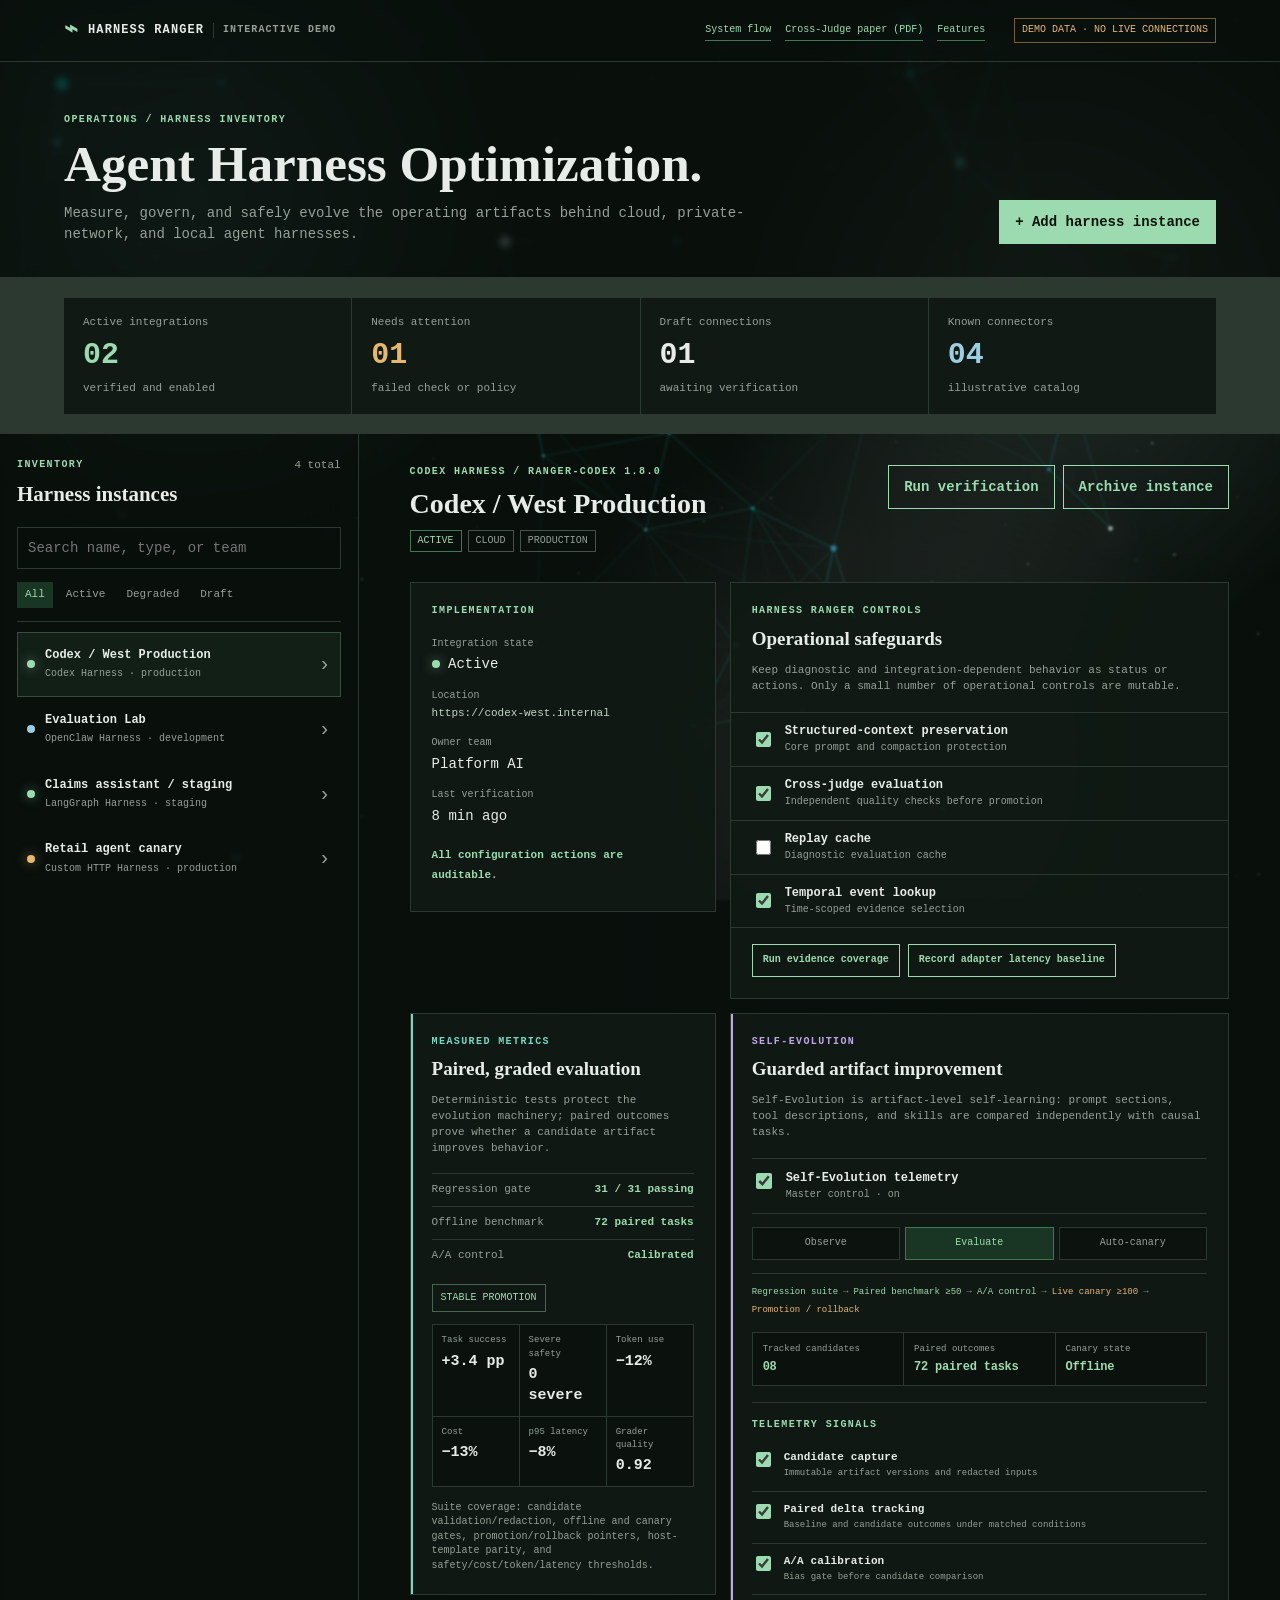
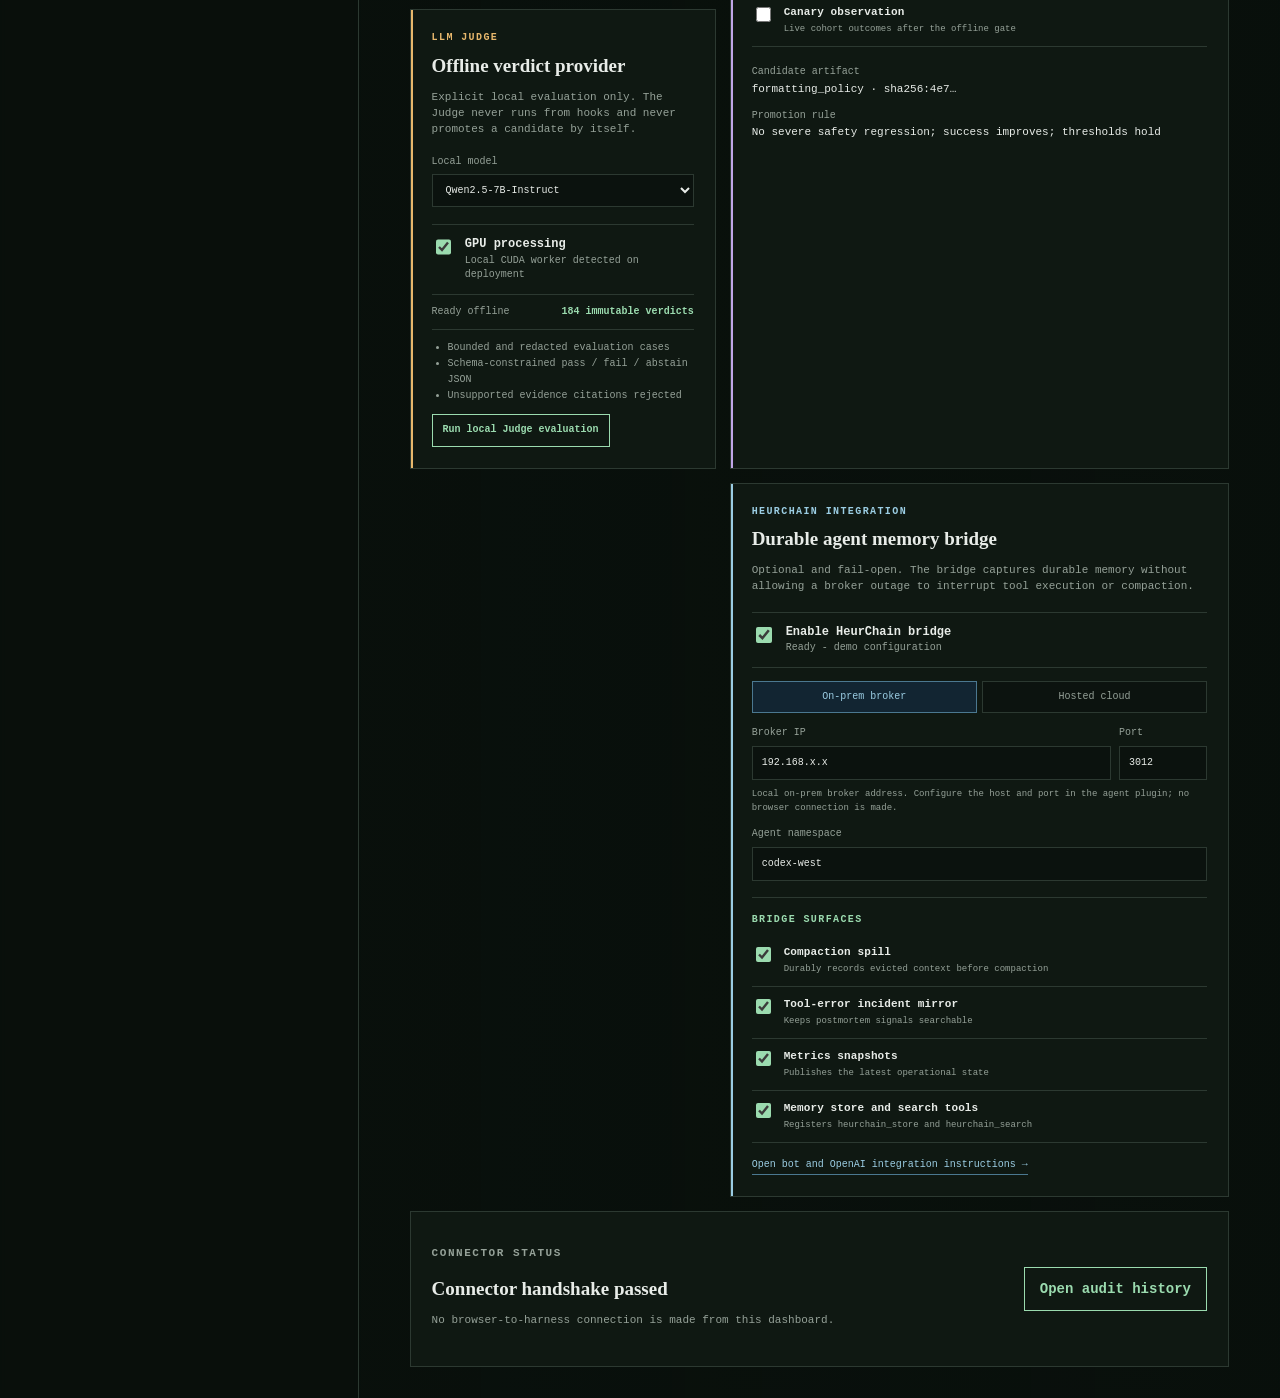
<file: index.html>
<!doctype html>
<html lang="en">
  <head>
    <meta charset="utf-8" />
    <meta name="viewport" content="width=device-width, initial-scale=1" />
    <meta name="robots" content="noindex" />
    <title>Harness Ranger — Interactive Demo</title>
    <link rel="stylesheet" href="styles.css" />
    <link rel="stylesheet" href="iteration.css" />
    <link rel="stylesheet" href="ambient-network.css" />
  </head>
  <body>
    <canvas id="ambient-network" aria-hidden="true"></canvas>
    <main id="app"></main>
    <script src="ambient-network.js"></script>
    <script src="app.js"></script>
  </body>
</html>
</file>
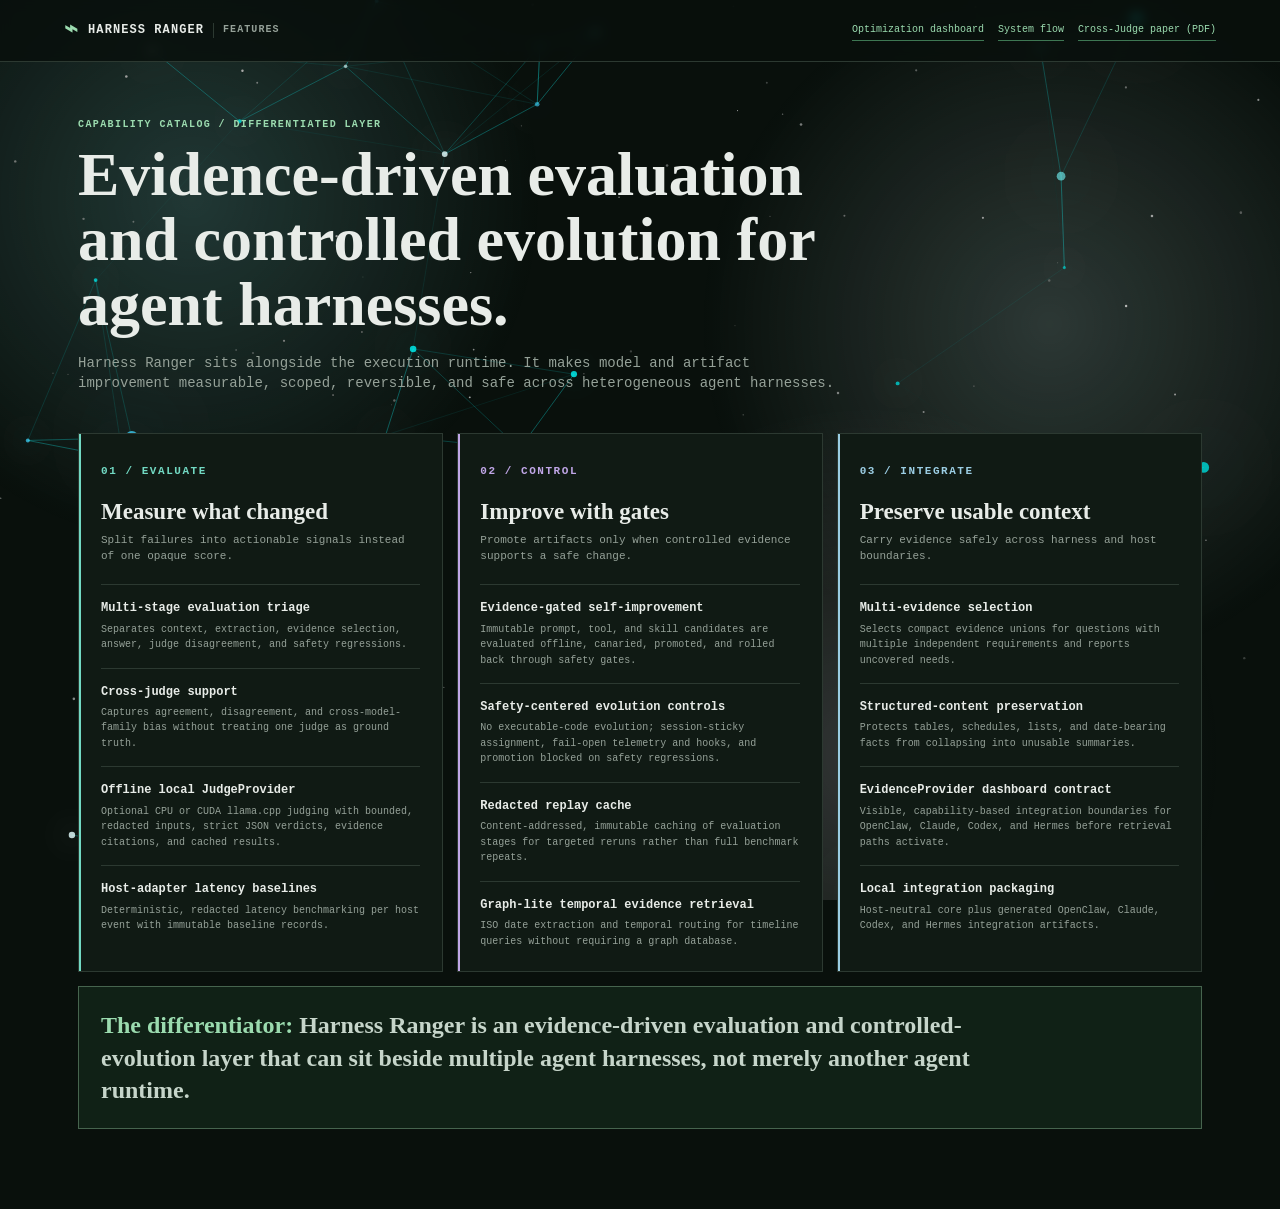
<file: features.html>
<!doctype html>
<html lang="en">
  <head>
    <meta charset="utf-8" />
    <meta name="viewport" content="width=device-width, initial-scale=1" />
    <meta name="robots" content="noindex" />
    <title>Harness Ranger - Features</title>
    <link rel="stylesheet" href="styles.css" />
    <link rel="stylesheet" href="iteration.css" />
    <link rel="stylesheet" href="ambient-network.css" />
    <style>
      .features-page{max-width:1180px;margin:0 auto;padding:56px 28px 80px}.features-page h1{font:600 clamp(34px,5vw,62px)/1.05 Georgia,serif;margin:0;max-width:840px}.features-intro{max-width:770px;color:var(--muted);margin:16px 0 40px}.feature-groups{display:grid;grid-template-columns:repeat(3,1fr);gap:14px}.feature-group{border:1px solid var(--line);background:var(--panel);padding:22px}.feature-group h2{font:600 23px Georgia,serif;margin:0}.feature-group>p{font-size:11px;color:var(--muted);margin:8px 0 19px}.capability{border-top:1px solid var(--line);padding:15px 0}.capability:last-child{padding-bottom:0}.capability strong{display:block;color:var(--ink);font-size:12px}.capability span{display:block;color:var(--muted);font-size:10px;line-height:1.55;margin-top:4px}.feature-callout{margin-top:14px;border:1px solid #46644e;background:#102116;padding:22px}.feature-callout p{max-width:920px;color:#c6d5ca;margin:0;font:600 clamp(17px,2vw,24px)/1.35 Georgia,serif}.feature-callout strong{color:var(--green)}@media(max-width:900px){.feature-groups{grid-template-columns:1fr}.features-page{padding-top:40px}}
    </style>
  </head>
  <body>
    <canvas id="ambient-network" aria-hidden="true"></canvas>
    <header class="top"><div class="brand"><span class="mark">⌁</span> HARNESS RANGER <em>FEATURES</em></div><nav class="top-links" aria-label="Demo resources"><a href="index.html">Optimization dashboard</a><a href="flow.html">System flow</a><a href="docs/cross-judge-validation-and-multi-track-iteration.pdf" target="_blank">Cross-Judge paper (PDF)</a></nav></header>
    <main class="features-page"><p class="eyebrow">CAPABILITY CATALOG / DIFFERENTIATED LAYER</p><h1>Evidence-driven evaluation and controlled evolution for agent harnesses.</h1><p class="features-intro">Harness Ranger sits alongside the execution runtime. It makes model and artifact improvement measurable, scoped, reversible, and safe across heterogeneous agent harnesses.</p><section class="feature-groups"><article class="feature-group"><p class="eyebrow">01 / EVALUATE</p><h2>Measure what changed</h2><p>Split failures into actionable signals instead of one opaque score.</p><div class="capability"><strong>Multi-stage evaluation triage</strong><span>Separates context, extraction, evidence selection, answer, judge disagreement, and safety regressions.</span></div><div class="capability"><strong>Cross-judge support</strong><span>Captures agreement, disagreement, and cross-model-family bias without treating one judge as ground truth.</span></div><div class="capability"><strong>Offline local JudgeProvider</strong><span>Optional CPU or CUDA llama.cpp judging with bounded, redacted inputs, strict JSON verdicts, evidence citations, and cached results.</span></div><div class="capability"><strong>Host-adapter latency baselines</strong><span>Deterministic, redacted latency benchmarking per host event with immutable baseline records.</span></div></article><article class="feature-group"><p class="eyebrow">02 / CONTROL</p><h2>Improve with gates</h2><p>Promote artifacts only when controlled evidence supports a safe change.</p><div class="capability"><strong>Evidence-gated self-improvement</strong><span>Immutable prompt, tool, and skill candidates are evaluated offline, canaried, promoted, and rolled back through safety gates.</span></div><div class="capability"><strong>Safety-centered evolution controls</strong><span>No executable-code evolution; session-sticky assignment, fail-open telemetry and hooks, and promotion blocked on safety regressions.</span></div><div class="capability"><strong>Redacted replay cache</strong><span>Content-addressed, immutable caching of evaluation stages for targeted reruns rather than full benchmark repeats.</span></div><div class="capability"><strong>Graph-lite temporal evidence retrieval</strong><span>ISO date extraction and temporal routing for timeline queries without requiring a graph database.</span></div></article><article class="feature-group"><p class="eyebrow">03 / INTEGRATE</p><h2>Preserve usable context</h2><p>Carry evidence safely across harness and host boundaries.</p><div class="capability"><strong>Multi-evidence selection</strong><span>Selects compact evidence unions for questions with multiple independent requirements and reports uncovered needs.</span></div><div class="capability"><strong>Structured-content preservation</strong><span>Protects tables, schedules, lists, and date-bearing facts from collapsing into unusable summaries.</span></div><div class="capability"><strong>EvidenceProvider dashboard contract</strong><span>Visible, capability-based integration boundaries for OpenClaw, Claude, Codex, and Hermes before retrieval paths activate.</span></div><div class="capability"><strong>Local integration packaging</strong><span>Host-neutral core plus generated OpenClaw, Claude, Codex, and Hermes integration artifacts.</span></div></article></section><aside class="feature-callout"><p><strong>The differentiator:</strong> Harness Ranger is an evidence-driven evaluation and controlled-evolution layer that can sit beside multiple agent harnesses, not merely another agent runtime.</p></aside></main>
    <script src="ambient-network.js"></script>
  </body>
</html>
</file>
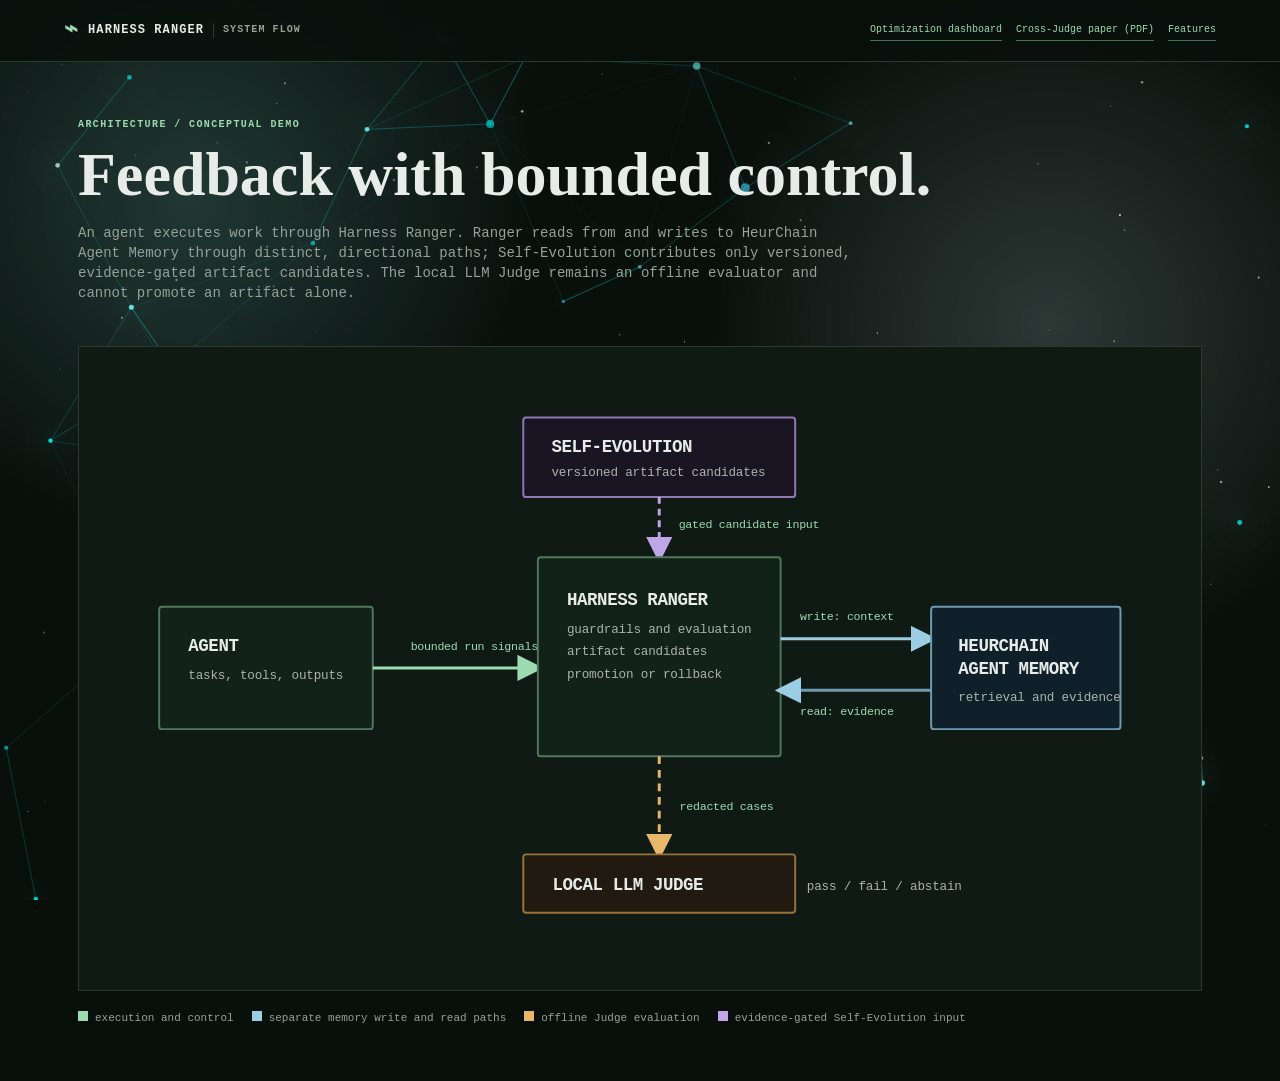
<file: flow.html>
<!doctype html>
<html lang="en">
  <head>
    <meta charset="utf-8" />
    <meta name="viewport" content="width=device-width, initial-scale=1" />
    <meta name="robots" content="noindex" />
    <title>Harness Ranger - System Flow</title>
    <link rel="stylesheet" href="styles.css" />
    <link rel="stylesheet" href="iteration.css" />
    <link rel="stylesheet" href="ambient-network.css" />
    <style>
      .flow-page{max-width:1180px;margin:0 auto;padding:56px 28px}.flow-page h1{font:600 clamp(34px,5vw,62px)/1.05 Georgia,serif;margin:0}.flow-copy{max-width:780px;color:var(--muted);margin:16px 0 42px}.flow-shell{border:1px solid var(--line);background:var(--panel);padding:clamp(22px,4vw,54px);overflow:auto}.flow-diagram{width:100%;min-width:860px;height:auto}.flow-node{fill:#132219;stroke:#4e7859;stroke-width:2}.flow-node.memory{fill:#10202a;stroke:#6f9bb1}.flow-node.judge{fill:#201a10;stroke:#98733c}.flow-node.evolution{fill:#1a1523;stroke:#9277b7}.flow-title{fill:#e8ece8;font:700 18px ui-monospace,SFMono-Regular,Menlo,Consolas,monospace;letter-spacing:-.025em}.flow-copy-svg{fill:#a9b3ac;font:13px ui-monospace,SFMono-Regular,Menlo,Consolas,monospace;letter-spacing:-.015em}.flow-edge{stroke:#9bdbaf;stroke-width:3;fill:none;marker-end:url(#arrow)}.flow-edge.memory-out{stroke:#9bcde3;marker-end:url(#arrowBlue)}.flow-edge.memory-in{stroke:#6e9ab1;marker-end:url(#arrowBlue)}.flow-edge.judge{stroke:#e7b76c;stroke-dasharray:8 6;marker-end:url(#arrowAmber)}.flow-edge.evolution{stroke:#c0a6e7;stroke-dasharray:7 5;marker-end:url(#arrowViolet)}.flow-label{fill:#9bdbaf;font:12px ui-monospace,SFMono-Regular,Menlo,Consolas,monospace;letter-spacing:-.025em}.flow-legend{display:flex;gap:18px;flex-wrap:wrap;color:var(--muted);font-size:11px;margin-top:20px}.flow-legend span:before{content:"";display:inline-block;width:10px;height:10px;margin-right:7px;background:var(--green)}.flow-legend span:nth-child(2):before{background:var(--blue)}.flow-legend span:nth-child(3):before{background:var(--amber)}.flow-legend span:nth-child(4):before{background:#c0a6e7}
    </style>
  </head>
  <body>
    <canvas id="ambient-network" aria-hidden="true"></canvas>
    <header class="top"><div class="brand"><span class="mark">⌁</span> HARNESS RANGER <em>SYSTEM FLOW</em></div><nav class="top-links" aria-label="Demo resources"><a href="index.html">Optimization dashboard</a><a href="docs/cross-judge-validation-and-multi-track-iteration.pdf" target="_blank">Cross-Judge paper (PDF)</a><a href="features.html">Features</a></nav></header>
    <main class="flow-page"><p class="eyebrow">ARCHITECTURE / CONCEPTUAL DEMO</p><h1>Feedback with bounded control.</h1><p class="flow-copy">An agent executes work through Harness Ranger. Ranger reads from and writes to HeurChain Agent Memory through distinct, directional paths; Self-Evolution contributes only versioned, evidence-gated artifact candidates. The local LLM Judge remains an offline evaluator and cannot promote an artifact alone.</p><section class="flow-shell" aria-label="Agent, Harness Ranger, HeurChain Agent Memory, Self-Evolution, and LLM Judge flowchart"><svg class="flow-diagram" viewBox="0 0 1050 550" role="img" aria-label="Agent flows to Harness Ranger. Self-Evolution feeds evidence-gated artifact candidates into Harness Ranger. Harness Ranger writes scoped context to and reads evidence from HeurChain Agent Memory through two separate arrows. Harness Ranger sends bounded redacted cases to the offline LLM Judge."><defs><marker id="arrow" markerWidth="9" markerHeight="9" refX="7" refY="4.5" orient="auto"><path d="M0,0 L9,4.5 L0,9 z" fill="#9bdbaf"/></marker><marker id="arrowBlue" markerWidth="9" markerHeight="9" refX="7" refY="4.5" orient="auto"><path d="M0,0 L9,4.5 L0,9 z" fill="#9bcde3"/></marker><marker id="arrowAmber" markerWidth="9" markerHeight="9" refX="7" refY="4.5" orient="auto"><path d="M0,0 L9,4.5 L0,9 z" fill="#e7b76c"/></marker><marker id="arrowViolet" markerWidth="9" markerHeight="9" refX="7" refY="4.5" orient="auto"><path d="M0,0 L9,4.5 L0,9 z" fill="#c0a6e7"/></marker></defs><rect class="flow-node evolution" x="405" y="20" width="280" height="82" rx="3"/><text class="flow-title" x="434" y="56">SELF-EVOLUTION</text><text class="flow-copy-svg" x="434" y="80">versioned artifact candidates</text><path class="flow-edge evolution" d="M545 102 V164"/><text class="flow-label" x="565" y="134" fill="#c0a6e7">gated candidate input</text><rect class="flow-node" x="30" y="215" width="220" height="126" rx="3"/><text class="flow-title" x="60" y="261">AGENT</text><text class="flow-copy-svg" x="60" y="289">tasks, tools, outputs</text><path class="flow-edge" d="M250 278 H420"/><text class="flow-label" x="289" y="259">bounded run signals</text><rect class="flow-node" x="420" y="164" width="250" height="205" rx="3"/><text class="flow-title" x="450" y="213">HARNESS RANGER</text><text class="flow-copy-svg" x="450" y="242">guardrails and evaluation</text><text class="flow-copy-svg" x="450" y="265">artifact candidates</text><text class="flow-copy-svg" x="450" y="288">promotion or rollback</text><path class="flow-edge memory-out" d="M670 248 H825"/><text class="flow-label" x="690" y="229" fill="#9bcde3">write: context</text><path class="flow-edge memory-in" d="M825 301 H670"/><text class="flow-label" x="690" y="326" fill="#9bcde3">read: evidence</text><rect class="flow-node memory" x="825" y="215" width="195" height="126" rx="3"/><text class="flow-title" x="853" y="261">HEURCHAIN</text><text class="flow-title" x="853" y="284">AGENT MEMORY</text><text class="flow-copy-svg" x="853" y="312">retrieval and evidence</text><path class="flow-edge judge" d="M545 369 V470"/><text class="flow-label" x="566" y="424" fill="#e7b76c">redacted cases</text><rect class="flow-node judge" x="405" y="470" width="280" height="60" rx="3"/><text class="flow-title" x="435" y="507">LOCAL LLM JUDGE</text><text class="flow-copy-svg" x="697" y="507">pass / fail / abstain</text></svg></section><div class="flow-legend"><span>execution and control</span><span>separate memory write and read paths</span><span>offline Judge evaluation</span><span>evidence-gated Self-Evolution input</span></div></main>
    <script src="ambient-network.js"></script>
  </body>
</html>
</file>
<file: styles.css>
:root{--bg:#09100c;--panel:#101a14;--panel2:#132219;--line:#2c3931;--ink:#e8ece8;--muted:#95a198;--green:#9bdbaf;--amber:#e7b76c;--blue:#9bcde3;--red:#ee9b8d}*{box-sizing:border-box}body{margin:0;background:var(--bg);color:var(--ink);font:14px/1.45 ui-monospace,SFMono-Regular,Menlo,Consolas,monospace}button,input,select{font:inherit}button{cursor:pointer}.top{height:62px;padding:0 clamp(20px,5vw,74px);border-bottom:1px solid var(--line);display:flex;align-items:center;justify-content:space-between}.brand{letter-spacing:.09em;font-size:12px;font-weight:800;display:flex;align-items:center;gap:9px}.mark{color:var(--green);font-size:23px}.brand em{font-style:normal;color:var(--muted);font-size:10px;padding-left:9px;border-left:1px solid var(--line)}.mode{color:var(--amber);font-size:10px;border:1px solid #775d30;padding:4px 7px}.hero{padding:51px clamp(20px,5vw,74px) 33px;display:flex;justify-content:space-between;align-items:end;gap:26px;border-bottom:1px solid var(--line)}.eyebrow{margin:0 0 9px;color:var(--green);font-size:10px;font-weight:800;letter-spacing:.14em}.hero h1,.detail h2,.dialog h2{font:600 clamp(32px,4vw,54px)/1.05 Georgia,serif;margin:0}.hero p:last-child{max-width:690px;color:var(--muted);margin:13px 0 0}.primary,.secondary{background:var(--green);border:1px solid var(--green);color:#0a140d;padding:11px 15px;font-weight:800;white-space:nowrap}.secondary{background:transparent;color:var(--green)}.metrics{display:grid;grid-template-columns:repeat(4,1fr);gap:1px;background:var(--line);padding:20px clamp(20px,5vw,74px)}.metric{background:#0e1611;padding:17px 19px}.metric p,.metric small{margin:0;color:var(--muted);font-size:11px}.metric strong{display:block;font-size:30px;line-height:1.1;margin:8px 0 5px}.metric.green strong{color:var(--green)}.metric.amber strong{color:var(--amber)}.metric.blue strong{color:var(--blue)}.workspace{display:grid;grid-template-columns:minmax(300px,.72fr) minmax(0,1.85fr);min-height:600px}.inventory{border-right:1px solid var(--line);padding:24px 17px}.head{display:flex;justify-content:space-between;align-items:start;gap:12px}.head h2{font:600 21px Georgia,serif;margin:0}.head span{font-size:11px;color:var(--muted)}.search{width:100%;margin:20px 0 13px;background:transparent;border:1px solid var(--line);padding:10px;color:var(--ink)}.filters{display:flex;gap:5px;border-bottom:1px solid var(--line);padding-bottom:13px}.filters button{border:0;background:transparent;color:var(--muted);padding:5px 8px;font-size:11px}.filters button.on{background:#193524;color:var(--green)}.list{margin-top:10px}.harness{width:100%;background:transparent;border:1px solid transparent;text-align:left;color:var(--ink);padding:14px 9px;display:flex;align-items:center;gap:10px}.harness:hover,.harness.on{background:var(--panel2);border-color:#31513c}.harness strong,.harness small{display:block}.harness strong{font-size:12px}.harness small{color:var(--muted);font-size:10px;margin-top:3px}.harness .copy{flex:1}.chev{color:var(--muted);font-size:20px}.status{width:8px;height:8px;border-radius:999px;background:var(--muted);display:inline-block;flex:0 0 auto}.status.active{background:var(--green);box-shadow:0 0 12px #9bdbaf88}.status.degraded{background:var(--amber);box-shadow:0 0 12px #e7b76c88}.status.draft,.status.verifying{background:var(--blue)}.detail{padding:31px clamp(21px,4vw,51px)}.detail-head{display:flex;justify-content:space-between;align-items:start;gap:15px}.detail h2{font-size:28px}.badges{margin-top:12px;display:flex;gap:6px}.badge{padding:3px 7px;border:1px solid #46534b;color:var(--muted);font-size:10px;text-transform:uppercase}.badge.active{border-color:#3d7853;color:var(--green)}.badge.degraded{border-color:#86622a;color:var(--amber)}.action-set{display:flex;gap:8px;flex-wrap:wrap;justify-content:flex-end}.grid{display:grid;grid-template-columns:minmax(220px,.76fr) minmax(340px,1.24fr);gap:14px;margin-top:30px}.card,.health{background:var(--panel);border:1px solid var(--line);padding:21px}.card h3,.health h3{font:600 19px Georgia,serif;margin:0}.card dl{margin:18px 0}.card dt{font-size:10px;color:var(--muted);margin-top:14px}.card dd{margin:3px 0 0}.mono{font-size:11px;overflow-wrap:anywhere;color:#c6d5ca}.link{border:0;background:transparent;padding:0;color:var(--green);font-size:11px;font-weight:800}.policy-note,.health p{color:var(--muted);font-size:11px;margin:13px 0 16px}.feature-list{border-top:1px solid var(--line);margin:0 -21px 16px}.feature{display:flex;align-items:center;gap:11px;padding:10px 21px;border-bottom:1px solid var(--line);cursor:pointer}.feature input{width:15px;height:15px;accent-color:var(--green)}.feature strong,.feature small{display:block}.feature strong{font-size:12px}.feature small{font-size:10px;color:var(--muted);margin-top:1px}.feature.locked{opacity:.48;cursor:not-allowed}.health{margin-top:14px;display:flex;align-items:center;justify-content:space-between;gap:15px}.banner{padding:11px clamp(20px,5vw,74px);background:#193123;color:var(--green);font-size:11px;border-bottom:1px solid var(--line)}.dialog-backdrop{position:fixed;inset:0;background:#000b;display:grid;place-items:center;padding:20px}.dialog{width:min(520px,100%);background:#101913;border:1px solid #4e7258;padding:24px;box-shadow:0 20px 80px #000}.dialog-head{display:flex;align-items:start;justify-content:space-between}.close{border:0;background:transparent;color:var(--muted);font-size:27px}.dialog label{display:block;color:#c6d0c9;font-size:11px;margin:14px 0}.dialog input,.dialog select{display:block;width:100%;background:#0a100d;border:1px solid var(--line);color:var(--ink);padding:10px;margin-top:5px}.row{display:grid;grid-template-columns:1fr 1fr;gap:12px}.actions{display:flex;justify-content:end;gap:9px;margin-top:20px}.demo-note{color:var(--muted);font-size:10px;margin-top:14px}@media(max-width:800px){.hero{align-items:start;flex-direction:column}.metrics{grid-template-columns:repeat(2,1fr)}.workspace,.grid{grid-template-columns:1fr}.inventory{border-right:0;border-bottom:1px solid var(--line)}}@media(max-width:480px){.metrics{grid-template-columns:1fr}.top{padding:0 16px}.brand em{display:none}.row{grid-template-columns:1fr}.detail-head,.health{flex-direction:column}}
</file>
<file: iteration.css>
.evolution-grid{align-items:start}.implementation{min-height:330px}.controls .feature-list{margin-top:17px}.diagnostics{display:flex;gap:8px;flex-wrap:wrap;margin-top:14px}.compact{padding:8px 10px;font-size:10px}.gate-row{display:flex;justify-content:space-between;gap:12px;border-top:1px solid var(--line);padding:8px 0;font-size:11px}.gate-row span{color:var(--muted)}.gate-row strong{color:var(--green)}.stage{margin:12px 0;padding:6px 8px;border:1px solid #46644e;color:var(--green);font-size:10px;text-transform:uppercase;display:inline-block}.scorecard{display:grid;grid-template-columns:repeat(3,1fr);gap:1px;background:var(--line);border:1px solid var(--line)}.scorecard div{background:#0b120e;padding:9px}.scorecard small,.scorecard strong{display:block}.scorecard small{font-size:9px;color:var(--muted)}.scorecard strong{font-size:15px;margin-top:3px}.suite-copy{color:var(--muted);font-size:10px;margin:14px 0 0}.master{display:flex;gap:11px;padding:11px 0;border-top:1px solid var(--line);border-bottom:1px solid var(--line);margin-top:17px;cursor:pointer}.master input{accent-color:var(--green);width:16px;height:16px}.master strong,.master small{display:block}.master strong{font-size:12px}.master small{font-size:10px;color:var(--muted)}.modes{display:grid;grid-template-columns:repeat(3,1fr);gap:5px;margin:13px 0}.modes button{border:1px solid var(--line);background:#0c130f;color:var(--muted);padding:8px 5px;font-size:10px}.modes button.chosen{border-color:#3d7853;background:#193524;color:var(--green)}.modes button:disabled{opacity:.4;cursor:not-allowed}.evolution-funnel{display:flex;flex-wrap:wrap;gap:5px;align-items:center;border-top:1px solid var(--line);padding-top:12px;font-size:9px;color:var(--muted)}.evolution-funnel .done{color:var(--green)}.evolution-funnel .hold{color:var(--amber)}.artifact{margin:15px 0 0}.artifact dt{color:var(--muted);font-size:10px;margin-top:11px}.artifact dd{margin:2px 0 0;font-size:11px}@media(max-width:560px){.scorecard{grid-template-columns:repeat(2,1fr)}.modes{grid-template-columns:1fr}.gate-row{flex-direction:column;gap:2px}}
.top{gap:clamp(12px,2vw,30px);justify-content:initial}.top-links{margin-left:auto;display:flex;gap:14px;align-items:center;white-space:nowrap}.top-links a{color:var(--green);font-size:10px;text-decoration:none;border-bottom:1px solid #3e7753;padding:3px 0}.top-links a:hover{color:var(--ink);border-color:var(--ink)}.mode{margin-left:3px;white-space:nowrap}.judge-field{display:block;color:var(--muted);font-size:10px;margin:17px 0 0}.judge-field select{display:block;width:100%;background:#0b120e;border:1px solid var(--line);color:var(--ink);padding:9px;margin-top:5px}.judge-status{display:flex;justify-content:space-between;gap:10px;color:var(--muted);font-size:10px;padding:10px 0;border-bottom:1px solid var(--line)}.judge-status strong{color:var(--green)}.judge-rules{padding-left:16px;color:var(--muted);font-size:10px;line-height:1.6}.llm-judge .secondary:disabled{opacity:.5;cursor:not-allowed}.evolution-grid .self-evolution{grid-row:span 2;align-self:stretch}.evolution-readouts{display:grid;grid-template-columns:repeat(3,1fr);gap:1px;background:var(--line);border:1px solid var(--line);margin-top:15px}.evolution-readouts div{background:#0b120e;padding:10px}.evolution-readouts small,.evolution-readouts strong{display:block}.evolution-readouts small{color:var(--muted);font-size:9px;line-height:1.35}.evolution-readouts strong{color:var(--green);font-size:12px;line-height:1.35;margin-top:4px;letter-spacing:-.02em}.evolution-options{border-top:1px solid var(--line);margin-top:16px;padding-top:15px}.evolution-options .eyebrow{margin-bottom:7px}.evolution-option{display:flex;gap:10px;padding:10px 0;border-bottom:1px solid var(--line);cursor:pointer}.evolution-option input{accent-color:var(--green);width:15px;height:15px;margin-top:2px}.evolution-option strong,.evolution-option small{display:block}.evolution-option strong{font-size:11px;letter-spacing:.01em}.evolution-option small{color:var(--muted);font-size:9px;line-height:1.45;margin-top:2px}.evolution-option.locked{opacity:.5;cursor:not-allowed}.heurchain-card{grid-column:2;align-self:start}.bridge-modes{display:grid;grid-template-columns:1fr 1fr;gap:5px;margin:13px 0}.bridge-modes button{border:1px solid var(--line);background:#0c130f;color:var(--muted);padding:8px 5px;font-size:10px}.bridge-modes button.chosen{border-color:#4b7890;background:#122532;color:var(--blue)}.bridge-modes button:disabled{opacity:.45;cursor:not-allowed}.heurchain-fields{display:grid;grid-template-columns:1fr 88px;gap:8px}.heurchain-fields label,.bridge-agent{display:block;color:var(--muted);font-size:10px}.heurchain-fields input,.bridge-agent input{display:block;width:100%;background:#0b120e;border:1px solid var(--line);color:var(--ink);padding:9px;margin-top:5px}.bridge-agent{margin-top:12px}.bridge-note,.cloud-config small{color:var(--muted);font-size:9px;line-height:1.5;margin:8px 0 0}.cloud-config{border:1px solid var(--line);background:#0b120e;padding:10px}.cloud-config span,.cloud-config strong,.cloud-config small{display:block}.cloud-config span{font-size:9px;color:var(--muted)}.cloud-config strong{font-size:11px;color:var(--blue);margin:3px 0 5px}.cloud-config code{color:var(--ink)}.bridge-signals{border-top:1px solid var(--line);margin-top:16px;padding-top:15px}.bridge-signals .eyebrow{margin-bottom:7px}.bridge-docs{display:inline-block;margin-top:15px;color:var(--blue);font-size:10px;text-decoration:none;border-bottom:1px solid #4b7890;padding-bottom:2px}@media(max-width:1040px){.top{height:auto;min-height:62px;flex-wrap:wrap;padding-top:10px;padding-bottom:10px}.top-links{order:3;margin-left:0;width:100%;gap:18px}.mode{margin-left:auto}}@media(max-width:800px){.evolution-grid .self-evolution{grid-row:auto}.heurchain-card{grid-column:auto}.evolution-readouts{grid-template-columns:repeat(3,1fr)}}@media(max-width:560px){.top{padding-left:16px;padding-right:16px}.top-links{gap:10px;justify-content:space-between}.top-links a{font-size:9px}.mode{font-size:9px}.brand em{display:none}.evolution-readouts{grid-template-columns:1fr}.evolution-readouts div{padding:8px 10px}.heurchain-fields{grid-template-columns:1fr}}
</file>
<file: ambient-network.css>
:root{--teal:#72d9c3;--violet:#c0a6e7}#ambient-network{position:fixed;inset:0;width:100%;height:100%;z-index:0;pointer-events:none;opacity:1;filter:brightness(1.45) saturate(1.16)}body>:not(#ambient-network){position:relative;z-index:1}.top{background:#09100cd9;backdrop-filter:blur(6px)}.hero,.inventory{background:#09100cc7;backdrop-filter:blur(3px)}.detail{background:linear-gradient(90deg,#09100c8a 0%,#09100c42 100%);backdrop-filter:blur(1px)}.metric{background:#0e1611e8}.card,.health{background:#101a14f2}.search{background:#09100cab}.harness:hover,.harness.on{background:#132219e8}.measured{box-shadow:inset 2px 0 var(--teal)}.self-evolution{box-shadow:inset 2px 0 var(--violet)}.llm-judge{box-shadow:inset 2px 0 var(--amber)}.heurchain-card{box-shadow:inset 2px 0 var(--blue)}.measured>.eyebrow{color:var(--teal)}.self-evolution>.eyebrow{color:var(--violet)}.llm-judge>.eyebrow{color:var(--amber)}.heurchain-card>.eyebrow{color:var(--blue)}.feature-group:nth-child(1){box-shadow:inset 2px 0 var(--teal)}.feature-group:nth-child(2){box-shadow:inset 2px 0 var(--violet)}.feature-group:nth-child(3){box-shadow:inset 2px 0 var(--blue)}.feature-group:nth-child(1)>.eyebrow{color:var(--teal)}.feature-group:nth-child(2)>.eyebrow{color:var(--violet)}.feature-group:nth-child(3)>.eyebrow{color:var(--blue)}@media(prefers-reduced-motion:reduce){#ambient-network{opacity:.74;filter:brightness(1.2) saturate(1.1)}}
</file>
